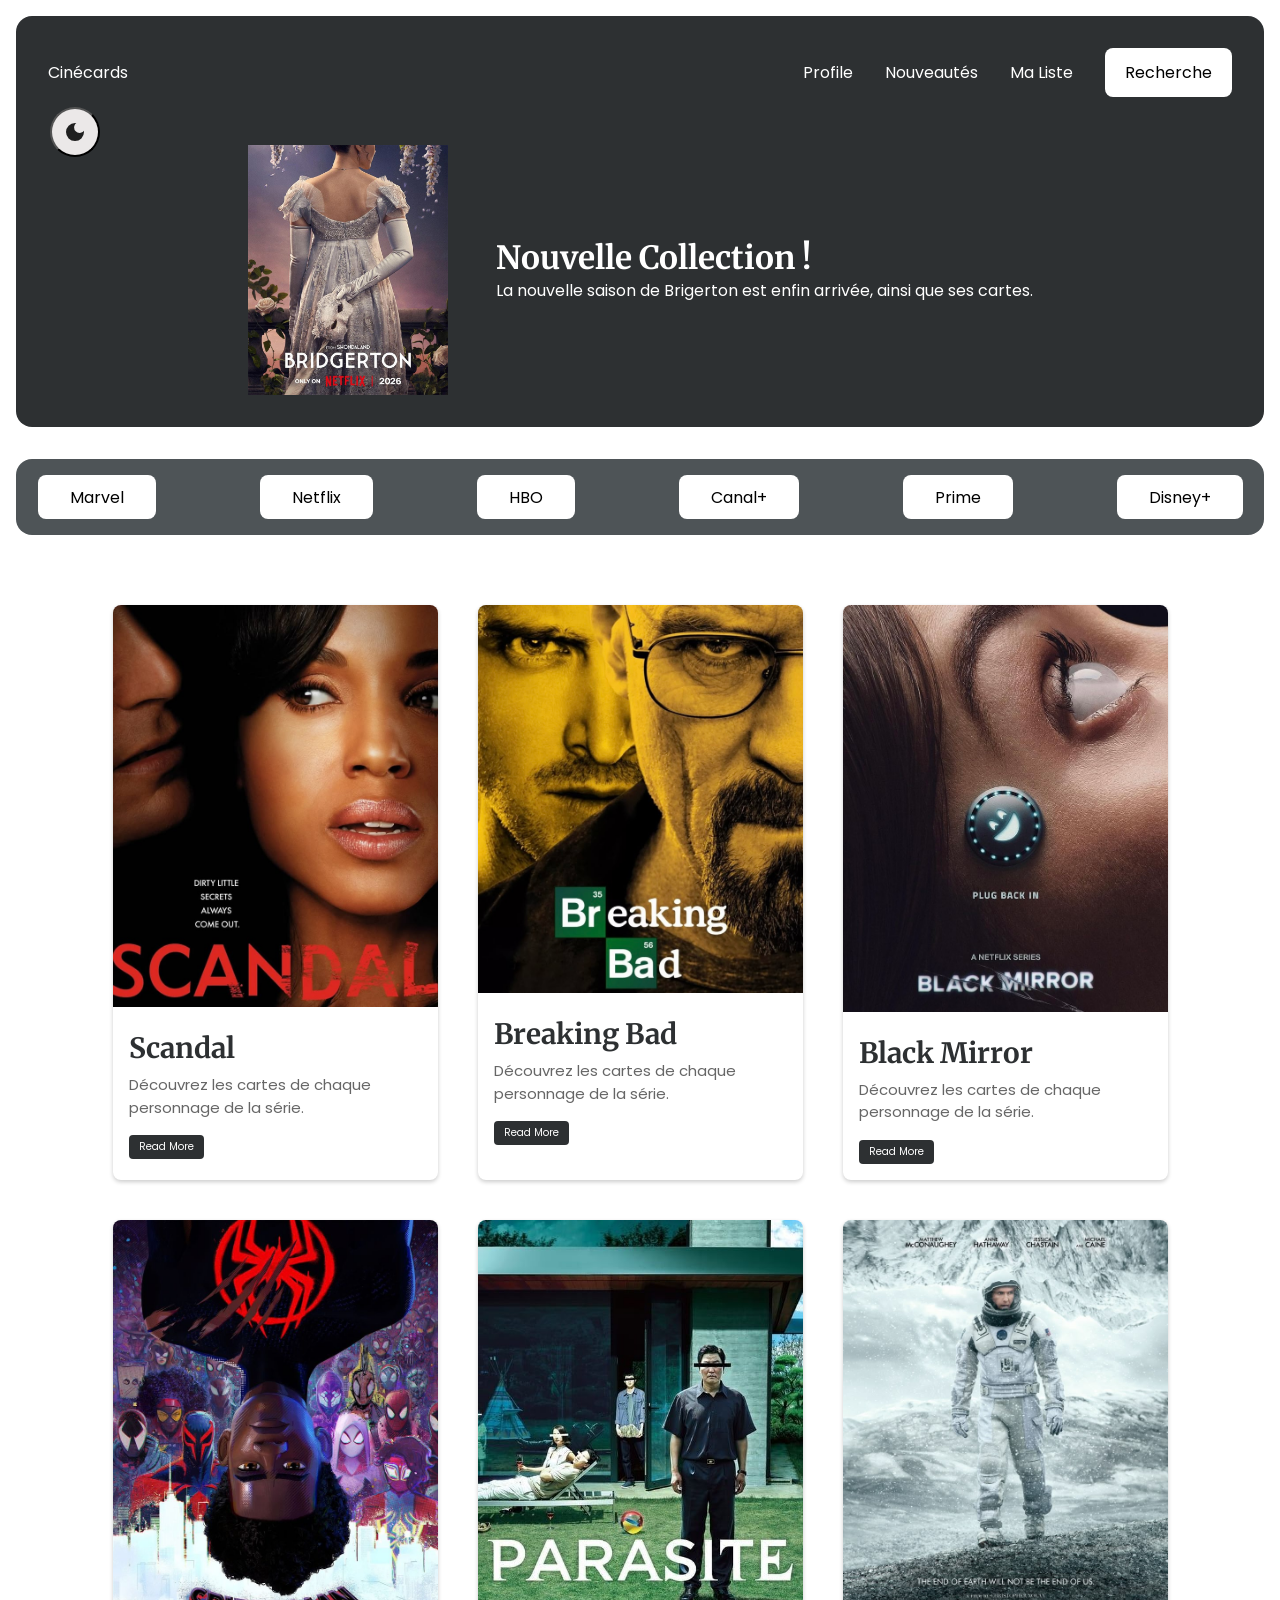
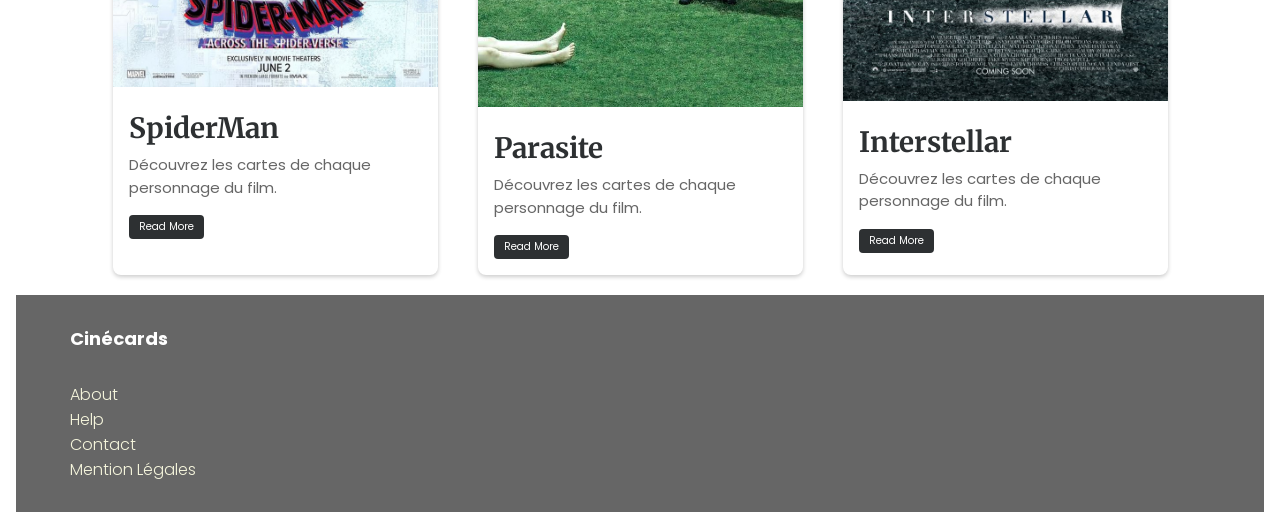
<file: Cinécards + exo note/index.html>
<!DOCTYPE html>
<html lang="en">

<head>
    <meta charset="UTF-8">
    <meta name="viewport" content="width=device-width, initial-scale=1.0">
    <title>Cinécards</title>
    <link rel="stylesheet" href="style.css">
    <link rel="preconnect" href="https://fonts.googleapis.com">
    <link rel="preconnect" href="https://fonts.gstatic.com" crossorigin>
    <link
        href="https://fonts.googleapis.com/css2?family=Merriweather:ital,opsz,wght@0,18..144,300..900;1,18..144,300..900&display=swap"
        rel="stylesheet">
    <script type="text/javascript" src="darkmode.js" defer></script>
</head>

<body class="">
    <header>
        <nav>
            <ul>
                <li class="cinecards"><a href="index.html">Cinécards</a></li>
                <li><a href="index.html">Profile</a></li>
                <li><a href="index.html">Nouveautés</a></li>
                <li><a href="index.html">Ma Liste</a></li>
                <li class="button"><a href="index.html">Recherche</a></li>
            </ul>
        </nav>

        <button id="theme-switch">
            <img src="dark_mode_24dp_1F1F1F_FILL1_wght400_GRAD0_opsz24.svg" height="24px">
            <img src="light_mode_24dp_1F1F1F_FILL1_wght400_GRAD0_opsz24.svg" height="24px">
        </button>

        <div class="flex-container">
            <img height="250px" width="200px" src="images/bridgerton2.jpeg">
            <div class="text-container">
                <h1>Nouvelle Collection !</h1>
                <p>La nouvelle saison de Brigerton est enfin arrivée, ainsi que ses cartes.</p>
            </div>
    </header>

    <section class="part2">
        <ul>
            <li class="button1"><a href="index.html">Marvel</a></li>
            <li class="button1"><a href="index.html">Netflix</a></li>
            <li class="button1"><a href="index.html">HBO</a></li>
            <li class="button1"><a href="index.html">Canal+</a></li>
            <li class="button1"><a href="index.html">Prime</a></li>
            <li class="button1"><a href="index.html">Disney+</a></li>
        </ul>
    </section>

    <main>
        <div class="card-container">
            <div class="card">
                <img src="images/scandall.jpeg">
                <div class="card-content">
                    <h3>Scandal</h3>
                    <p>Découvrez les cartes de chaque personnage de la série.</p>
                    <a href="" class="button"> Read More</a>
                </div>
            </div>
            <div class="card">
                <img src="images/breakingbad.jpg">
                <div class="card-content">
                    <h3>Breaking Bad</h3>
                    <p>Découvrez les cartes de chaque personnage de la série.</p>
                    <a href="" class="button"> Read More</a>
                </div>
            </div>
            <div class="card">
                <img src="images/blackmirror.jpg">
                <div class="card-content">
                    <h3>Black Mirror</h3>
                    <p>Découvrez les cartes de chaque personnage de la série.</p>
                    <a href="" class="button"> Read More</a>
                </div>
            </div>
            <div class="card">
                <img src="images/milesmorales.jpeg">
                <div class="card-content">
                    <h3>SpiderMan</h3>
                    <p>Découvrez les cartes de chaque personnage du film.</p>
                    <a href="" class="button"> Read More</a>
                </div>
            </div>
            <div class="card">
                <img src="images/parasite.jpeg">
                <div class="card-content">
                    <h3>Parasite</h3>
                    <p>Découvrez les cartes de chaque personnage du film.</p>
                    <a href="" class="button"> Read More</a>
                </div>
            </div>
            <div class="card">
                <img src="images/interstellar.jpeg">
                <div class="card-content">
                    <h3>Interstellar</h3>
                    <p>Découvrez les cartes de chaque personnage du film.</p>
                    <a href="" class="button"> Read More</a>
                </div>
            </div>
    </main>

    <footer class="footer">
        <div class="container">
            <div class="row">
                <div class="footer-col">
                    <h6>Cinécards</h6>
                    <ul>
                        <li><a href="#">About</a></li>
                        <li><a href="#">Help</a></li>
                        <li><a href="#">Contact</a></li>
                        <li><a href="#">Mention Légales</a></li>
                    </ul>
                </div>
            </div>
        </div>
    </footer>
</body>

</html>
</file>
<file: Cinécards + exo note/style.css>
@import url('https://fonts.googleapis.com/css2?family=Merriweather:ital,opsz,wght@0,18..144,300..900;1,18..144,300..900&display=swap');
@import url('https://fonts.googleapis.com/css2?family=Poppins:ital,wght@0,100;0,200;0,300;0,400;0,500;0,600;0,700;0,800;0,900;1,100;1,200;1,300;1,400;1,500;1,600;1,700;1,800;1,900&display=swap');

/* settings de base*/

:root {
    --base-color: #ffffff;
    --base-variant: #ebe8e8;
    --text-color: black;
    --text-color: #ffffff;
    --primary-color: rgb(45, 48, 50);
    --accent-color: rgb(50, 74, 90);

}

/* dark mode*/

.cta-button {
    background-color: (var(--accent-color));
}

#theme-switch {
    height: 50px;
    width: 50px;
    padding: 0;
    border-radius: 50%;
    background-color: var(--base-variant);
    display: flex;
    justify-content: space-around;
    align-items: center;
    position: fixed;
    top: 8em;
    left: 50px;
    z-index: 999;

}

#theme-switch img {
    fill: var(--primary-color);
}

#theme-switch img:last-child {
    display: none;
}

.darkmode #theme-switch img:first-child {
    display: none;
}

.darkmode #theme-switch img:last-child {
    display: block;
}

.darkmode {
    --base-color: #1c1b1b;
    --base-variant: #151414;
    --text-color: rgb(255, 255, 255);
    --primary-color: rgb(99, 103, 106);
    --accent-color: rgb(50, 74, 90);
}

.darkmode .card {
    background-color: #000000;
}

.darkmode .card-content h3 {
    color: #ffffff;
}

.darkmode .card-content p {
    color: #939090
}


/* settings de base body*/

* {
    margin: 0%;
    padding: 0%;
    box-sizing: border-box;
}

html {
    font-family: Poppins;

}

body {
    padding: 1em;

}

h1,
h2,
h3 {
    font-family: Merriweather;

}

/*text header*/

nav {
    margin: 0 auto 3em auto;
    width: min(1000%, 100%);
}

nav ul {
    display: flex;
    align-items: center;
    list-style-type: none;
    gap: 2em;

}

nav li:first-child {
    margin-right: auto;
    /* Mettre le cinécards de côté*/
}

nav a {
    text-decoration: none;
    color: (var(--base-color));
}

nav a:hover {
    text-decoration: underline;
}

header {
    margin: 0 auto 2em;
    width: min(100em, 100%);
    color: #ffffff;
    background-color: rgb(45, 48, 50);
    padding: min(2em, 15%);
    border-radius: 1em;

}

.flex-container {
    display: flex;
    justify-content: center;
    align-items: center;
    flex-wrap: wrap;
    gap: 3em;
}

/* Bouton recherche*/

.button {
    display: inline-block;
    text-decoration: none;
    color: black;
    background-color: #ffffff;
    padding: .75em 1.25em;
    border-radius: .5em;
    font-weight: 400;
}


/* Catégories*/

.part2 {
    display: flex;
    justify-content: center;
    flex-wrap: wrap;
    gap: 1.5em;
}

.button1 {
    display: flex;
    align-items: center;
    list-style-type: none;
    flex-wrap: wrap;
    gap: 3em;
    display: inline-block;
    text-decoration: none;
    background-color: #ffffff;
    padding: .60em 2em;
    border-radius: .5em;
    font-weight: 400;
}

section {
    display: flex;
    flex-wrap: wrap;
    display: inline-block;
    color: black;
    background-color: rgb(78, 84, 87);
    padding: 1em;
    border-radius: 1em;
    font-weight: 400;
    word-spacing: 100px;
}

section a {

    text-decoration: none;
    color: #000000;
    margin: 2em auto;
    width: min(100em, 100%);
    border-radius: 2em;
}

section a:hover {
    text-decoration: underline;
}



/* Cartes Collection*/

* {
    /*settings de base*/
    margin: 0px;
    padding: 0px;
    box-sizing: border-box;
    font-family: Poppins;
}

body {
    background-color: var(--base-color);
}

.card-container {
    display: flex;
    justify-content: center;
    flex-wrap: wrap;
    margin-top: 50px;
}

.card {
    width: 325px;
    background-color: var(--base-color);
    border-radius: 8px;
    overflow: hidden;
    box-shadow: 0px 2px 4px rgba(0, 0, 0, 0.2);
    margin: 20px;
}

.card img {
    width: 100%;
    height: auto;

}

.card-content {
    padding: 16px;
}

/*titre cartes*/

.card-content h3 {
    font-size: 28px;
    margin-bottom: 8px;
    color: rgb(45, 48, 50);
}

/*texte dans les cartes*/

.card-content p {
    font-size: 15px;
    color: #666;
    line-height: 1.5;
}

/*ReadMore*/

.card-content .button {
    display: inline-block;
    padding: 4px 10px;
    background-color: rgb(45, 48, 50);
    text-decoration: none;
    border-radius: 4px;
    margin-top: 16px;
    color: var(--text-color);
    font-size: 10px;
}

/*footer*/

.container {
    max-width: 1170px;
    margin: auto;
    border-radius: 5em;
}

.row {
    display: flex;
    flex-wrap: wrap;
}

ul {
    list-style: none;
}

footer {
    background-color: #666;
    padding: 30px;

}

.footer-col {
    width: 25%;
    padding: 0 15px;
}

.footer-col h6 {
    font-size: 18px;
    color: #ffffff;
    margin-bottom: 30px;
}

.footer-col ul li a {
    font-size: 16px;
    color: beige;
    text-decoration: none;
    font-weight: 300;
    display: block;
}

.footer-col ul li a:hover {
    text-decoration: underline;
}
</file>
